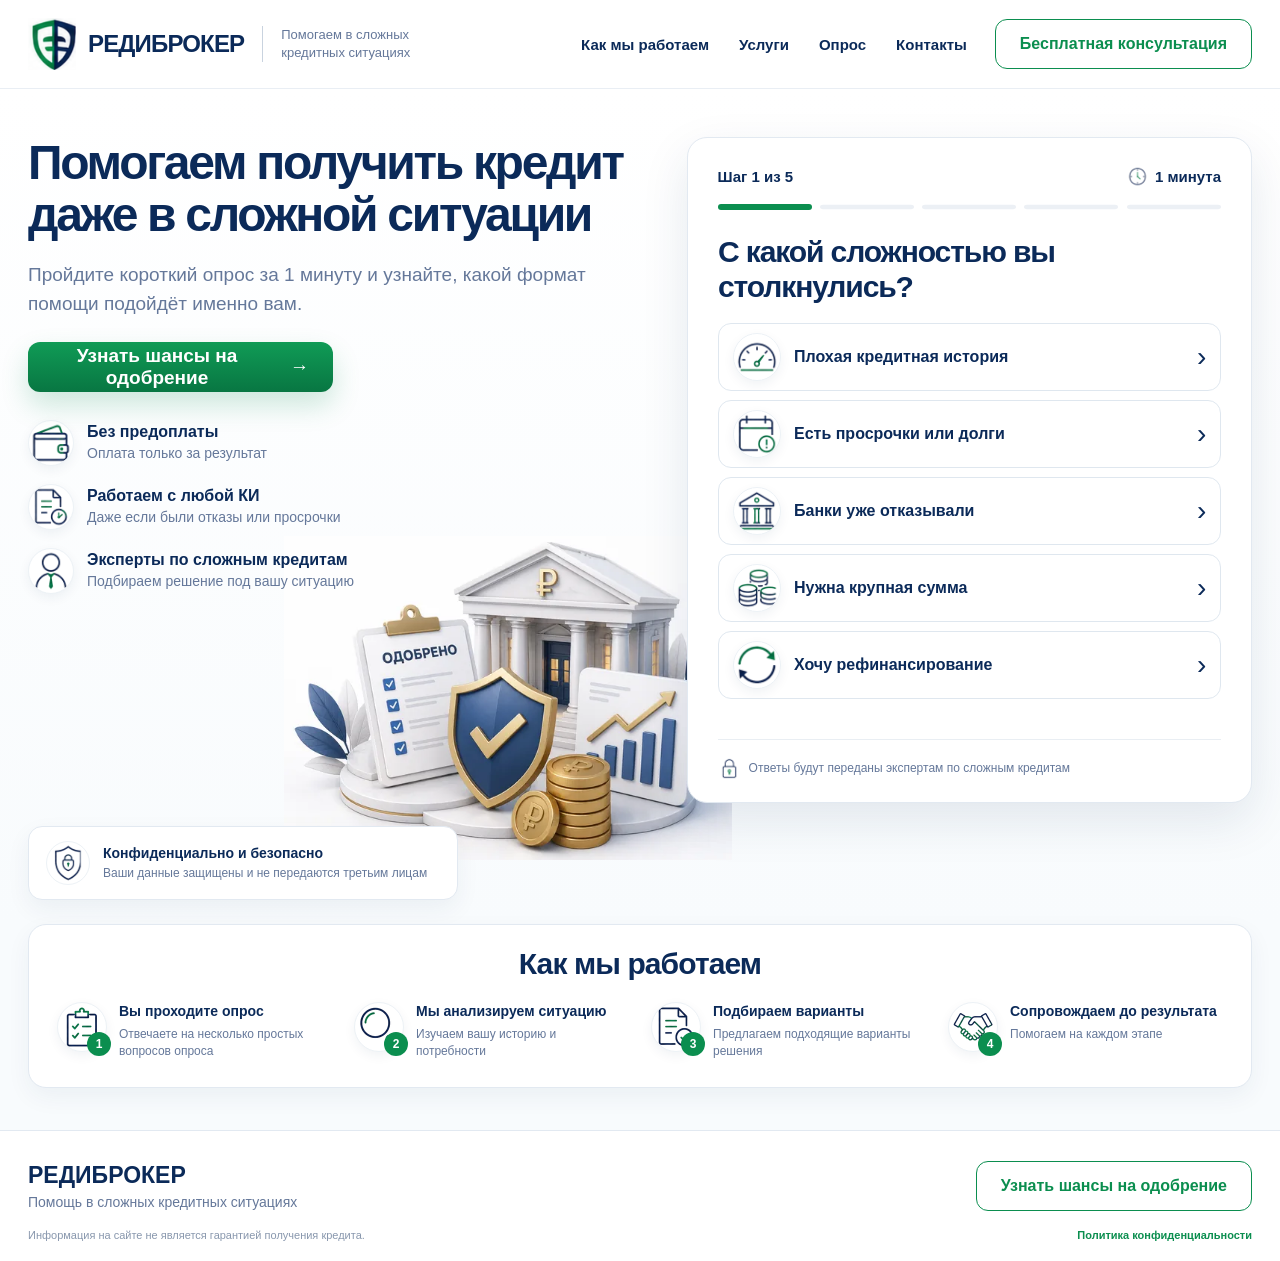
<file: index.html>
<!doctype html>
<html lang="ru">
<head>
  <meta charset="utf-8">
  <meta name="viewport" content="width=device-width, initial-scale=1">
  <meta name="theme-color" content="#ffffff">
  <meta name="description" content="РЕДИБРОКЕР — помощь в сложных кредитных ситуациях. Пройдите короткий опрос.">
  <title>РЕДИБРОКЕР — кредитный брокер</title>
  <link rel="icon" href="assets/logo-mark.png">
  <link rel="preload" as="image" href="assets/hero-finance-960.webp"
        imagesrcset="assets/hero-finance-600.webp 600w, assets/hero-finance-960.webp 960w"
        imagesizes="(max-width: 760px) calc(100vw - 28px), 525px">
  <link rel="stylesheet" href="styles.css">
</head>
<body>
  <header class="header">
    <div class="container header__inner">
      <a class="brand" href="#top" aria-label="РЕДИБРОКЕР">
        <img class="brand__logo" src="assets/logo-mark.png" alt="">
        <span class="brand__name">РЕДИБРОКЕР</span>
        <span class="brand__tagline">Помогаем в сложных<br>кредитных ситуациях</span>
      </a>

      <nav class="nav" id="site-nav" aria-label="Главное меню">
        <a href="#process">Как мы работаем</a>
        <a href="#quiz">Услуги</a>
        <a href="#quiz">Опрос</a>
        <a href="#contacts">Контакты</a>
      </nav>

      <button class="button button--outline header__cta" data-scroll-quiz>
        Бесплатная консультация
      </button>

      <button class="menu-button" id="menu-button" type="button"
              aria-label="Открыть меню" aria-expanded="false" aria-controls="site-nav">
        <span></span><span></span><span></span>
      </button>
    </div>
  </header>

  <main id="top">
    <section class="hero">
      <div class="container hero__layout">
        <div class="hero__content reveal reveal--hero">
          <h1>Помогаем получить кредит даже в сложной ситуации</h1>
          <p class="hero__lead">
            Пройдите короткий опрос за 1 минуту и узнайте,
            какой формат помощи подойдёт именно вам.
          </p>

          <button class="button button--primary hero__button" data-scroll-quiz>
            <span>Узнать шансы на одобрение</span><span aria-hidden="true">→</span>
          </button>

          <div class="benefits" aria-label="Преимущества">
            <article class="benefit">
              <img src="assets/wallet.webp" width="96" height="96" alt="">
              <div><strong>Без предоплаты</strong><span>Оплата только за результат</span></div>
            </article>
            <article class="benefit">
              <img src="assets/doc.webp" width="96" height="96" alt="">
              <div><strong>Работаем с любой КИ</strong><span>Даже если были отказы или просрочки</span></div>
            </article>
            <article class="benefit">
              <img src="assets/person.webp" width="96" height="96" alt="">
              <div><strong>Эксперты по сложным кредитам</strong><span>Подбираем решение под вашу ситуацию</span></div>
            </article>
          </div>
        </div>

        <div class="hero__visual reveal reveal--visual">
          <img src="assets/hero-finance-960.webp"
               srcset="assets/hero-finance-600.webp 600w,
                       assets/hero-finance-960.webp 960w"
               sizes="(max-width: 760px) calc(100vw - 28px), 525px"
               width="960" height="695"
               fetchpriority="high"
               decoding="async"
               alt="Банк, документ об одобрении, защитный щит, график и монеты">
        </div>

        <aside class="trust-card reveal reveal--trust">
          <img src="assets/shield.webp" width="96" height="96" alt="">
          <div>
            <strong>Конфиденциально и безопасно</strong>
            <span>Ваши данные защищены и не передаются третьим лицам</span>
          </div>
        </aside>

        <section class="quiz reveal reveal--quiz" id="quiz" aria-labelledby="quiz-question">
          <div id="quiz-view">
            <div class="quiz__header">
              <span id="step-label">Шаг 1 из 5</span>
              <span class="quiz__time">
                <img src="assets/clock.webp" width="96" height="96" alt=""> 1 минута
              </span>
            </div>

            <div class="progress" id="progress" aria-hidden="true"></div>

            <div class="quiz__stage" id="quiz-stage" aria-live="polite">
              <h2 id="quiz-question">С какой сложностью вы столкнулись?</h2>
              <div class="answers" id="answers"></div>
            </div>

            <div class="quiz__selection" id="quiz-selection" aria-live="polite"></div>
            <div class="quiz__footer">
              <button class="quiz__back" id="back-button" type="button" hidden>← Назад</button>
              <div class="quiz__privacy">
                <img src="assets/lock.webp" width="96" height="96" alt="">
                <span>Ответы будут переданы экспертам по сложным кредитам</span>
              </div>
            </div>
          </div>

          <div class="lead-form" id="lead-form-view" hidden>
            <div class="lead-form__check">✓</div>
            <h2>Ответы опроса сохранены</h2>
            <p>
              Оставьте контакт, чтобы эксперты по сложным кредитам
              могли связаться с вами и уточнить детали.
            </p>

            <form id="lead-form">
              <label>
                <span>Имя</span>
                <input name="name" type="text" autocomplete="name"
                       placeholder="Введите ваше имя" required>
              </label>

              <label id="contact-field">
                <span id="contact-label">Контакт</span>
                <input id="contact-input" name="contact" type="text"
                       placeholder="Введите контакт" required>
              </label>

              <div class="telegram-help" id="telegram-help" hidden>
                <button class="telegram-help__toggle" id="telegram-help-toggle"
                        type="button" aria-expanded="false"
                        aria-controls="telegram-help-content">
                  Как узнать username в Telegram?
                </button>
                <div class="telegram-help__content" id="telegram-help-content" hidden>
                  <strong>Где посмотреть username:</strong>
                  <span>Telegram → Настройки → Аккаунт → Информация о вас → Имя пользователя.</span>
                  <span>Если имени пользователя нет, создайте его и укажите в формате <b>@username</b>.</span>
                </div>
              </div>

              <label class="consent">
                <input id="privacy-consent" name="privacyConsent" type="checkbox" required>
                <span>
                  Я соглашаюсь на обработку персональных данных и принимаю
                  <a href="privacy.html" target="_blank" rel="noopener">Политику конфиденциальности</a>.
                </span>
              </label>

              <label class="consent consent--optional">
                <input name="marketingConsent" type="checkbox">
                <span>Согласен получать информационные сообщения. Необязательно.</span>
              </label>

              <button class="button button--primary lead-form__submit" type="submit">
                Получить консультацию
              </button>

              <div class="lead-form__privacy">
                <img src="assets/lock.webp" width="96" height="96" alt="">
                <span>Мы ценим вашу конфиденциальность и бережно относимся к вашим данным.</span>
              </div>
            </form>
          </div>

          <div class="success" id="success-view" hidden>
            <div class="lead-form__check">✓</div>
            <h2>Заявка сохранена</h2>
            <p>
              Ответы и контакт сохранены в этом браузере.
              Подключение реальной отправки в Telegram или CRM выполняется отдельно.
            </p>
            <button class="button button--outline" id="restart-button" type="button">
              Узнать шансы повторно
            </button>
          </div>
        </section>
      </div>
    </section>

    <section class="process" id="process">
      <div class="container process__panel reveal">
        <h2>Как мы работаем</h2>

        <div class="process__grid">
          <article class="process-item">
            <div class="process-item__icon">
              <img src="assets/clipboard.webp" width="96" height="96" alt="">
              <span>1</span>
            </div>
            <div><strong>Вы проходите опрос</strong><p>Отвечаете на несколько простых вопросов опроса</p></div>
          </article>

          <article class="process-item">
            <div class="process-item__icon">
              <img src="assets/search.webp" width="96" height="96" alt="">
              <span>2</span>
            </div>
            <div><strong>Мы анализируем ситуацию</strong><p>Изучаем вашу историю и потребности</p></div>
          </article>

          <article class="process-item">
            <div class="process-item__icon">
              <img src="assets/doccheck.webp" width="96" height="96" alt="">
              <span>3</span>
            </div>
            <div><strong>Подбираем варианты</strong><p>Предлагаем подходящие варианты решения</p></div>
          </article>

          <article class="process-item">
            <div class="process-item__icon">
              <img src="assets/handshake.webp" width="96" height="96" alt="">
              <span>4</span>
            </div>
            <div><strong>Сопровождаем до результата</strong><p>Помогаем на каждом этапе</p></div>
          </article>
        </div>
      </div>
    </section>
  </main>

  <footer class="footer" id="contacts">
    <div class="container footer__inner">
      <div>
        <strong>РЕДИБРОКЕР</strong>
        <span>Помощь в сложных кредитных ситуациях</span>
      </div>
      <button class="button button--outline" data-scroll-quiz>Узнать шансы на одобрение</button>
    </div>
    <div class="container footer__legal">
      <span>Информация на сайте не является гарантией получения кредита.</span>
      <a href="privacy.html" target="_blank" rel="noopener">Политика конфиденциальности</a>
    </div>
  </footer>

  <script src="script.js"></script>
</body>
</html>
</file>
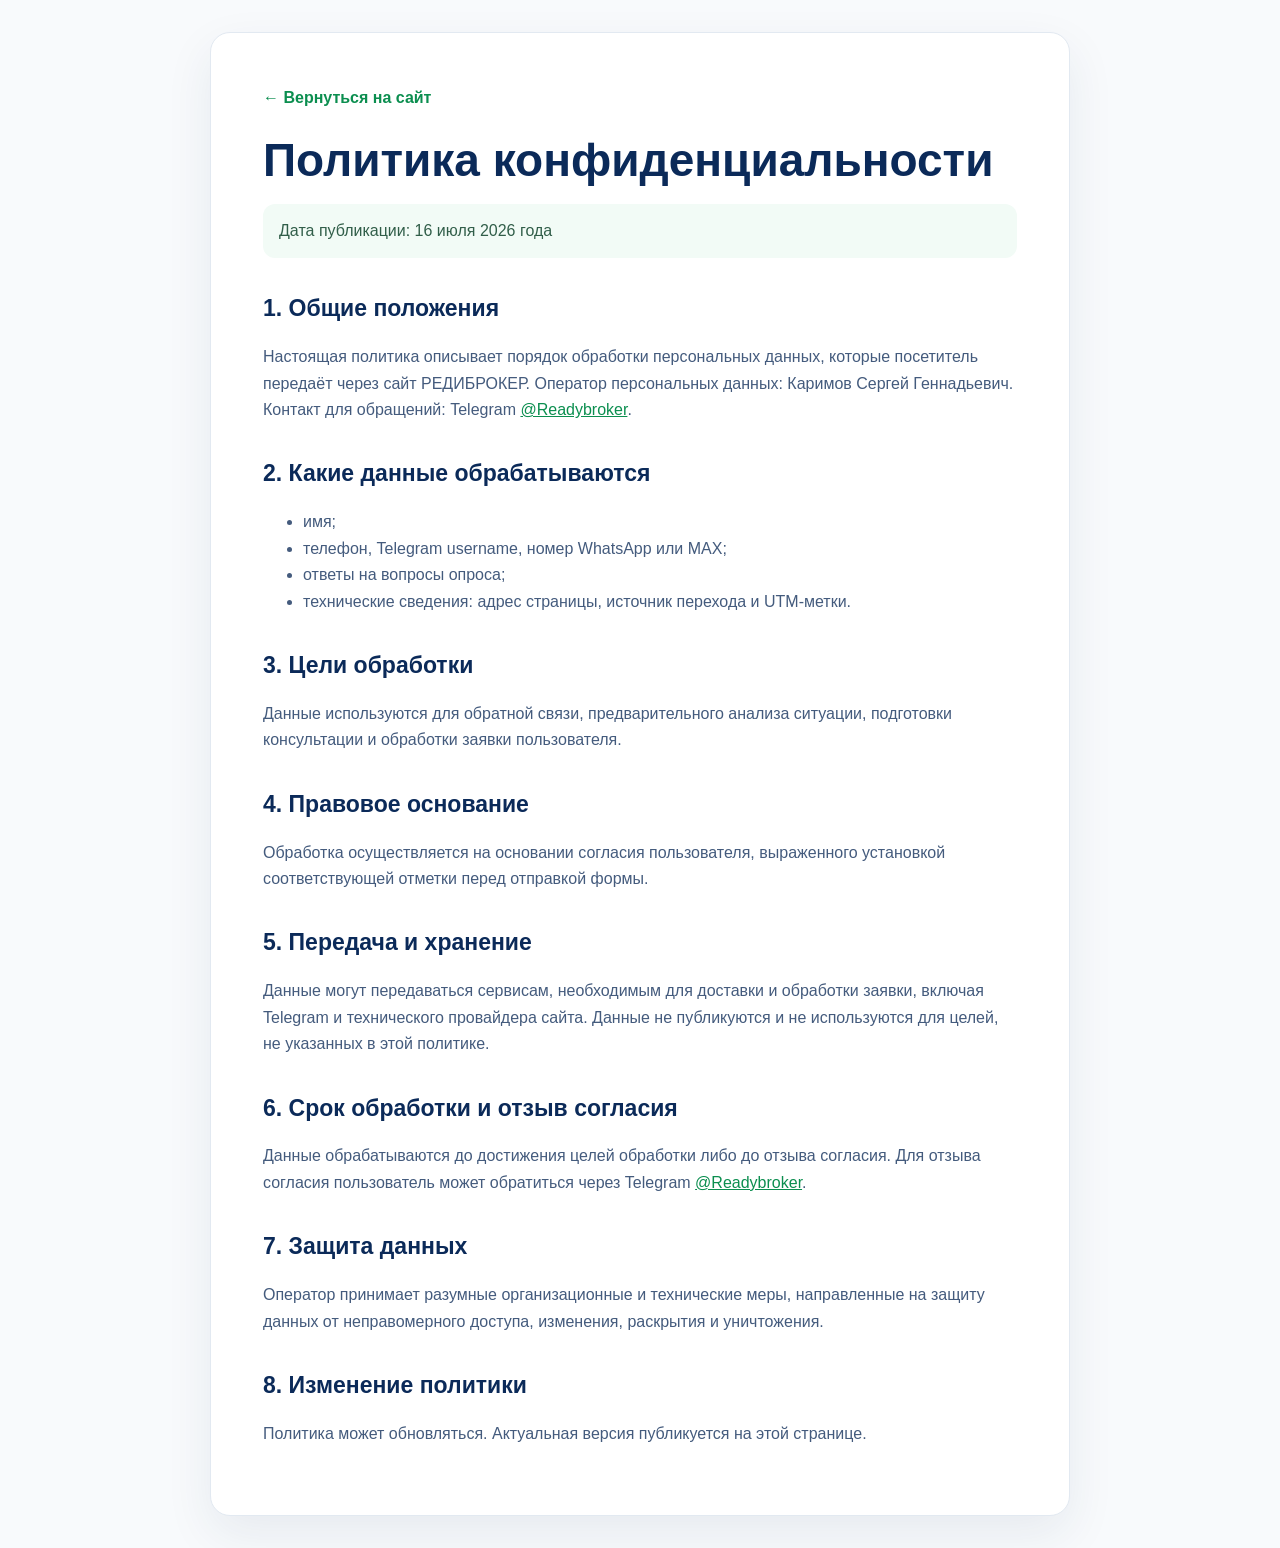
<file: privacy.html>
<!doctype html>
<html lang="ru">
<head>
  <meta charset="utf-8">
  <meta name="viewport" content="width=device-width, initial-scale=1">
  <title>Политика конфиденциальности — РЕДИБРОКЕР</title>
  <style>
    :root{--navy:#0b2a59;--muted:#65789a;--green:#0b8e4f;--border:#e2e9f1}
    *{box-sizing:border-box}
    body{margin:0;background:#f8fafc;color:var(--navy);font-family:Inter,-apple-system,BlinkMacSystemFont,"Segoe UI",Arial,sans-serif;line-height:1.65}
    main{width:min(860px,calc(100% - 32px));margin:32px auto;background:#fff;border:1px solid var(--border);border-radius:20px;padding:clamp(24px,5vw,52px);box-shadow:0 18px 48px rgba(20,48,87,.08)}
    h1{font-size:clamp(30px,5vw,46px);line-height:1.1;margin:0 0 18px}
    h2{font-size:23px;margin:32px 0 10px}
    p,li{color:#445b7d}
    a{color:var(--green)}
    .meta{padding:14px 16px;background:#f2fbf6;border-radius:12px;color:#315e49}
    .back{display:inline-flex;margin-bottom:24px;text-decoration:none;font-weight:700}
  </style>
</head>
<body>
  <main>
    <a class="back" href="index.html">← Вернуться на сайт</a>
    <h1>Политика конфиденциальности</h1>
    <p class="meta">Дата публикации: 16 июля 2026 года</p>

    <h2>1. Общие положения</h2>
    <p>
      Настоящая политика описывает порядок обработки персональных данных,
      которые посетитель передаёт через сайт РЕДИБРОКЕР.
      Оператор персональных данных: Каримов Сергей Геннадьевич.
      Контакт для обращений: Telegram <a href="https://t.me/Readybroker">@Readybroker</a>.
    </p>

    <h2>2. Какие данные обрабатываются</h2>
    <ul>
      <li>имя;</li>
      <li>телефон, Telegram username, номер WhatsApp или MAX;</li>
      <li>ответы на вопросы опроса;</li>
      <li>технические сведения: адрес страницы, источник перехода и UTM-метки.</li>
    </ul>

    <h2>3. Цели обработки</h2>
    <p>
      Данные используются для обратной связи, предварительного анализа ситуации,
      подготовки консультации и обработки заявки пользователя.
    </p>

    <h2>4. Правовое основание</h2>
    <p>
      Обработка осуществляется на основании согласия пользователя,
      выраженного установкой соответствующей отметки перед отправкой формы.
    </p>

    <h2>5. Передача и хранение</h2>
    <p>
      Данные могут передаваться сервисам, необходимым для доставки и обработки заявки,
      включая Telegram и технического провайдера сайта. Данные не публикуются
      и не используются для целей, не указанных в этой политике.
    </p>

    <h2>6. Срок обработки и отзыв согласия</h2>
    <p>
      Данные обрабатываются до достижения целей обработки либо до отзыва согласия.
      Для отзыва согласия пользователь может обратиться через Telegram
      <a href="https://t.me/Readybroker">@Readybroker</a>.
    </p>

    <h2>7. Защита данных</h2>
    <p>
      Оператор принимает разумные организационные и технические меры,
      направленные на защиту данных от неправомерного доступа, изменения,
      раскрытия и уничтожения.
    </p>

    <h2>8. Изменение политики</h2>
    <p>
      Политика может обновляться. Актуальная версия публикуется на этой странице.
    </p>
  </main>
</body>
</html>
</file>
<file: styles.css>
:root{
  --navy:#0b2a59;
  --muted:#65789a;
  --green:#0b8e4f;
  --green-dark:#087642;
  --soft:#f2fbf6;
  --border:#e2e9f1;
  --surface:#ffffff;
  --page:#f8fafc;
  --shadow:0 18px 48px rgba(20,48,87,.10);
  --container:1380px;
}
*{box-sizing:border-box}
html{scroll-behavior:smooth}
body{
  margin:0;
  min-width:320px;
  overflow-x:hidden;
  color:var(--navy);
  background:var(--page);
  font-family:Inter,-apple-system,BlinkMacSystemFont,"Segoe UI",Arial,sans-serif;
  -webkit-font-smoothing:antialiased;
}
button,input{font:inherit}
button{touch-action:manipulation}
img{display:block;max-width:100%;height:auto}
.container{
  width:min(var(--container),calc(100% - 56px));
  margin-inline:auto;
}

.header{
  position:sticky;
  top:0;
  z-index:50;
  background:rgba(255,255,255,.95);
  border-bottom:1px solid #e9eef4;
  backdrop-filter:blur(18px);
}
.header__inner{
  min-height:88px;
  display:flex;
  align-items:center;
  gap:28px;
}
.brand{
  display:flex;
  align-items:center;
  flex:0 1 auto;
  min-width:0;
  color:inherit;
  text-decoration:none;
}
.brand__logo{
  width:48px;
  height:52px;
  flex:0 0 auto;
  object-fit:contain;
  margin-right:12px;
}
.brand__name{
  white-space:nowrap;
  font-size:24px;
  font-weight:800;
  letter-spacing:-.035em;
}
.brand__tagline{
  margin-left:18px;
  padding-left:18px;
  border-left:1px solid #c9d3df;
  color:var(--muted);
  font-size:13px;
  line-height:1.4;
  white-space:nowrap;
}
.nav{
  display:flex;
  align-items:center;
  gap:30px;
  margin-left:auto;
}
.nav a{
  white-space:nowrap;
  color:var(--navy);
  text-decoration:none;
  font-size:15px;
  font-weight:650;
}
.nav a:hover{color:var(--green)}

.button{
  min-height:50px;
  border-radius:12px;
  padding:0 24px;
  display:inline-flex;
  align-items:center;
  justify-content:center;
  gap:28px;
  border:0;
  font-weight:750;
  cursor:pointer;
  transition:transform .18s ease,box-shadow .18s ease,background .18s ease;
}
.button:focus-visible,.answer:focus-visible,.menu-button:focus-visible,
.telegram-help__toggle:focus-visible{
  outline:3px solid rgba(11,142,79,.28);
  outline-offset:3px;
}
.button--outline{
  background:#fff;
  border:1.5px solid var(--green);
  color:var(--green);
}
.button--outline:hover{background:var(--soft)}
.button--primary{
  color:#fff;
  background:linear-gradient(180deg,#109b56,var(--green-dark));
  box-shadow:0 13px 28px rgba(11,142,79,.20);
}
.button--primary:hover{
  transform:translateY(-1px);
  box-shadow:0 17px 34px rgba(11,142,79,.24);
}
.header__cta{white-space:nowrap}
.menu-button{
  display:none;
  width:46px;
  height:46px;
  border:0;
  background:none;
  padding:8px;
  cursor:pointer;
}
.menu-button span{
  display:block;
  height:3px;
  border-radius:99px;
  background:var(--navy);
  margin:6px 0;
}

.hero{
  background:linear-gradient(180deg,#fff 0%,#f8fbfd 100%);
  overflow:hidden;
}
.hero__layout{
  position:relative;
  display:grid;
  grid-template-columns:minmax(0,1fr) minmax(520px,.92fr);
  grid-template-areas:
    "content quiz"
    "visual quiz"
    "trust quiz";
  column-gap:44px;
  row-gap:14px;
  padding-top:48px;
  padding-bottom:30px;
}
.hero__content{
  grid-area:content;
  position:relative;
  z-index:4;
  max-width:660px;
}
.hero h1{
  margin:0 0 20px;
  max-width:680px;
  font-size:clamp(42px,3.75vw,56px);
  line-height:1.08;
  letter-spacing:-.048em;
}
.hero__lead{
  margin:0 0 24px;
  max-width:570px;
  color:var(--muted);
  font-size:19px;
  line-height:1.52;
}
.hero__button{
  width:305px;
  max-width:100%;
  font-size:19px;
  justify-content:space-between;
}
.benefits{
  display:grid;
  gap:12px;
  margin-top:25px;
}
.benefit{
  display:flex;
  align-items:center;
  gap:13px;
  min-height:52px;
}
.benefit img{
  width:46px;
  height:46px;
  flex:0 0 46px;
  object-fit:contain;
  border-radius:50%;
  padding:0;
  background:#fff;
  border:1px solid #edf2f6;
  box-shadow:0 4px 12px rgba(20,48,87,.06);
}
.benefit strong,.benefit span{display:block}
.benefit strong{font-size:16px;margin-bottom:3px}
.benefit span{color:var(--muted);font-size:14px;line-height:1.35}

.hero__visual{
  grid-area:visual;
  position:relative;
  z-index:2;
  width:min(520px,88%);
  justify-self:center;
  pointer-events:none;
}
.hero__visual img{
  width:100%;
  height:auto;
  aspect-ratio:960/695;
  object-fit:contain;
  mix-blend-mode:multiply;
}

.trust-card{
  grid-area:trust;
  z-index:5;
  width:min(430px,100%);
  display:flex;
  align-items:center;
  gap:13px;
  padding:14px 17px;
  background:#fff;
  border:1px solid var(--border);
  border-radius:14px;
  box-shadow:0 9px 24px rgba(20,48,87,.06);
}
.trust-card img{
  width:44px;
  height:44px;
  flex:0 0 44px;
  object-fit:contain;
  border-radius:50%;
  padding:0;
  background:#fff;
  border:1px solid #edf2f6;
}
.trust-card strong,.trust-card span{display:block}
.trust-card strong{font-size:14px;margin-bottom:4px}
.trust-card span{color:var(--muted);font-size:12px;line-height:1.4}

.quiz{
  grid-area:quiz;
  position:relative;
  z-index:6;
  align-self:start;
  width:100%;
  min-height:610px;
  padding:28px 30px 18px;
  background:#fff;
  border:1px solid var(--border);
  border-radius:20px;
  box-shadow:var(--shadow);
}
.quiz__header{
  display:flex;
  align-items:center;
  justify-content:space-between;
  gap:16px;
  font-size:15px;
  font-weight:750;
}
.quiz__time{
  display:flex;
  align-items:center;
  gap:7px;
  white-space:nowrap;
}
.quiz__time img{
  width:21px;
  height:21px;
  object-fit:contain;
}
.progress{
  display:grid;
  grid-template-columns:repeat(5,1fr);
  gap:8px;
  margin:17px 0 25px;
}
.progress span{
  height:6px;
  border-radius:99px;
  background:#e5ebf1;
  transition:.25s;
}
.progress span.is-active{background:var(--green)}
.quiz h2,.lead-form h2,.success h2{
  margin:0 0 19px;
  font-size:clamp(29px,2.35vw,35px);
  line-height:1.15;
  letter-spacing:-.038em;
}
.answers{
  display:grid;
  gap:9px;
}
.answer{
  width:100%;
  min-height:68px;
  padding:8px 14px;
  display:flex;
  align-items:center;
  gap:13px;
  color:var(--navy);
  background:#fff;
  text-align:left;
  border:1px solid #dfe7ef;
  border-radius:13px;
  cursor:pointer;
  transition:.18s ease;
}
.answer:hover{
  border-color:#79bd99;
  background:#f9fcfa;
  transform:translateX(2px);
}
.answer img{
  width:48px;
  height:48px;
  flex:0 0 48px;
  object-fit:contain;
  border-radius:50%;
  padding:0;
  background:#fff;
  border:1px solid #edf2f6;
  box-shadow:0 4px 12px rgba(20,48,87,.06);
}
.answer__label{
  flex:1;
  min-width:0;
  font-size:16px;
  font-weight:650;
  line-height:1.3;
}
.answer__arrow{
  flex:0 0 auto;
  font-size:28px;
  line-height:1;
}
.quiz__footer{margin-top:10px}
.quiz__back{
  border:0;
  background:none;
  color:var(--muted);
  font-size:14px;
  font-weight:700;
  padding:5px 0 9px;
  cursor:pointer;
}
.quiz__privacy{
  min-height:45px;
  padding-top:12px;
  border-top:1px solid #e9eef3;
  display:flex;
  align-items:center;
  gap:8px;
  color:var(--muted);
  font-size:12px;
  line-height:1.35;
}
.quiz__privacy img,.lead-form__privacy img{
  width:23px;
  height:23px;
  flex:0 0 23px;
  object-fit:contain;
}

.lead-form,.success{
  padding:3px 10px;
  text-align:center;
}
.lead-form__check{
  width:68px;
  height:68px;
  margin:0 auto 19px;
  border-radius:50%;
  display:grid;
  place-items:center;
  color:var(--green);
  background:var(--soft);
  font-size:36px;
  font-weight:800;
}
.lead-form p,.success p{
  max-width:510px;
  margin:0 auto 21px;
  color:var(--muted);
  font-size:15px;
  line-height:1.5;
}
.lead-form form{
  display:grid;
  gap:13px;
  text-align:left;
}
.lead-form label{
  display:grid;
  gap:7px;
  color:var(--muted);
  font-size:13px;
}
.lead-form input{
  width:100%;
  height:58px;
  border:1px solid var(--border);
  border-radius:13px;
  padding:0 15px;
  color:var(--navy);
  outline:0;
  background:#fff;
}
.lead-form input:focus{
  border-color:var(--green);
  box-shadow:0 0 0 3px rgba(11,142,79,.1);
}
.lead-form__submit{
  width:100%;
  font-size:17px;
  margin-top:1px;
}
.telegram-help{
  margin-top:-1px;
  padding:12px 14px;
  border:1px solid #dce9e2;
  border-radius:12px;
  background:#f7fcf9;
}
.telegram-help__toggle{
  width:100%;
  padding:0;
  border:0;
  background:none;
  color:var(--green);
  text-align:left;
  font-weight:750;
  cursor:pointer;
}
.telegram-help__toggle::after{
  content:"＋";
  float:right;
}
.telegram-help__toggle[aria-expanded="true"]::after{content:"−"}
.telegram-help__content{
  display:grid;
  gap:6px;
  padding-top:10px;
  color:var(--muted);
  font-size:12px;
  line-height:1.45;
}
.telegram-help__content strong{color:var(--navy)}
.lead-form__privacy{
  display:flex;
  align-items:center;
  justify-content:center;
  gap:8px;
  margin-top:1px;
  color:var(--muted);
  font-size:11px;
  line-height:1.35;
  text-align:center;
}
.success{padding-top:62px}
.success .button{margin-top:4px}

.process{
  padding-bottom:42px;
  background:#f8fbfd;
}
.process__panel{
  padding:22px 28px 27px;
  background:#fff;
  border:1px solid var(--border);
  border-radius:18px;
  box-shadow:0 9px 25px rgba(20,48,87,.055);
}
.process h2{
  margin:0 0 21px;
  text-align:center;
  font-size:30px;
  letter-spacing:-.03em;
}
.process__grid{
  display:grid;
  grid-template-columns:repeat(4,minmax(0,1fr));
  gap:22px;
}
.process-item{
  display:flex;
  align-items:flex-start;
  gap:12px;
  min-width:0;
}
.process-item__icon{
  position:relative;
  flex:0 0 auto;
}
.process-item__icon img{
  width:50px;
  height:50px;
  object-fit:contain;
  border-radius:50%;
  padding:0;
  background:#fff;
  border:1px solid #edf2f6;
  box-shadow:0 4px 12px rgba(20,48,87,.06);
}
.process-item__icon span{
  position:absolute;
  right:-4px;
  bottom:-4px;
  width:24px;
  height:24px;
  display:grid;
  place-items:center;
  border-radius:50%;
  background:var(--green);
  color:#fff;
  font-size:12px;
  font-weight:800;
}
.process-item strong{
  display:block;
  font-size:14px;
  line-height:1.35;
}
.process-item p{
  margin:5px 0 0;
  color:var(--muted);
  font-size:12px;
  line-height:1.42;
}

.footer{
  padding:30px 0 20px;
  background:#fff;
  border-top:1px solid var(--border);
}
.footer__inner{
  display:flex;
  align-items:center;
  justify-content:space-between;
  gap:24px;
}
.footer__inner strong,.footer__inner span{display:block}
.footer__inner strong{font-size:23px;margin-bottom:5px}
.footer__inner span{color:var(--muted);font-size:14px}
.footer__legal{
  margin-top:18px;
  color:#8897ad;
  font-size:11px;
}

[hidden]{display:none!important}

/* Tablet */
@media (max-width:1180px){
  .container{width:min(940px,calc(100% - 40px))}
  .brand__tagline{display:none}
  .nav{
    display:none;
    position:absolute;
    top:78px;
    left:20px;
    right:20px;
    margin:0;
    padding:17px;
    flex-direction:column;
    align-items:flex-start;
    background:#fff;
    border:1px solid var(--border);
    border-radius:16px;
    box-shadow:var(--shadow);
  }
  .nav.is-open{display:flex}
  .header__cta{display:none}
  .menu-button{display:block;margin-left:auto}
  .hero__layout{
    grid-template-columns:minmax(0,1fr) minmax(440px,.95fr);
    grid-template-areas:
      "content quiz"
      "visual quiz"
      "trust quiz";
    column-gap:28px;
    padding-top:34px;
  }
  .hero h1{font-size:43px}
  .hero__lead{font-size:17px}
  .hero__visual{width:min(470px,96%)}
  .quiz{padding:25px 23px 17px}
  .answer{min-height:65px}
  .process__grid{grid-template-columns:repeat(2,minmax(0,1fr))}
}

/* Mobile */
@media (max-width:760px){
  .container{width:calc(100% - 28px)}
  .header__inner{min-height:74px}
  .brand__logo{width:39px;height:42px;margin-right:9px}
  .brand__name{font-size:19px}
  .menu-button{width:44px;height:44px}
  .nav{top:68px;left:14px;right:14px}

  .hero__layout{
    display:grid;
    grid-template-columns:1fr;
    grid-template-areas:
      "content"
      "visual"
      "trust"
      "quiz";
    gap:18px;
    padding-top:24px;
    padding-bottom:23px;
  }
  .hero__content{max-width:none}
  .hero h1{
    margin-bottom:16px;
    font-size:clamp(34px,10.2vw,42px);
    line-height:1.11;
  }
  .hero__lead{
    margin-bottom:19px;
    font-size:16px;
    line-height:1.48;
  }
  .hero__button{
    width:100%;
    min-height:60px;
    font-size:18px;
  }
  .benefits{
    gap:9px;
    margin-top:18px;
  }
  .benefit{
    min-height:57px;
    gap:11px;
  }
  .benefit img{
    width:48px;
    height:48px;
    flex-basis:48px;
    padding:8px;
  }
  .benefit strong{font-size:14px}
  .benefit span{font-size:12px}

  .hero__visual{
    width:min(560px,100%);
    margin:0 auto;
  }
  .hero__visual img{
    width:100%;
    height:auto;
    aspect-ratio:960/695;
    object-fit:contain;
  }
  .trust-card{
    width:100%;
    padding:14px 13px;
  }

  .quiz{
    width:100%;
    min-height:0;
    padding:20px 14px 15px;
    border-radius:17px;
  }
  .quiz__header{font-size:13px}
  .quiz h2,.lead-form h2,.success h2{
    font-size:28px;
    line-height:1.16;
  }
  .progress{margin:14px 0 21px;gap:6px}
  .answer{
    min-height:65px;
    padding:8px 10px;
    gap:10px;
  }
  .answer img{
    width:46px;
    height:46px;
    flex-basis:46px;
    padding:8px;
  }
  .answer__label{font-size:14px}
  .answer__arrow{font-size:26px}
  .quiz__privacy{font-size:10.5px}

  .lead-form,.success{padding:2px 0}
  .lead-form input{height:56px}
  .telegram-help{padding:11px 12px}
  .telegram-help__toggle{font-size:13px}

  .process{padding-bottom:28px}
  .process__panel{padding:20px 15px}
  .process h2{font-size:28px}
  .process__grid{
    grid-template-columns:1fr;
    gap:18px;
  }
  .process-item__icon img{
    width:54px;
    height:54px;
    padding:0;
  }
  .process-item strong{font-size:14px}
  .process-item p{font-size:12px}

  .footer{padding-top:26px}
  .footer__inner{
    flex-direction:column;
    align-items:stretch;
    gap:18px;
  }
  .footer .button{width:100%}
}

@media (max-width:380px){
  .container{width:calc(100% - 20px)}
  .brand__name{font-size:18px}
  .hero h1{font-size:33px}
  .quiz{padding-inline:11px}
  .answer{padding-inline:8px}
  .answer img{width:43px;height:43px;flex-basis:43px}
}

@media(prefers-reduced-motion:reduce){
  html{scroll-behavior:auto}
  *,*::before,*::after{transition:none!important;animation:none!important}
}

/* Final desktop composition: the illustration belongs to the hero scene and
   does not stretch the first screen vertically. */
@media (min-width:1181px){
  .hero__layout{
    grid-template-columns:minmax(0,1fr) minmax(520px,.92fr);
    grid-template-areas:"content quiz";
    min-height:835px;
    align-items:start;
    padding-top:48px;
    padding-bottom:24px;
  }
  .hero__content{
    grid-area:content;
    max-width:650px;
  }
  .hero__visual{
    grid-area:auto;
    position:absolute;
    left:clamp(235px,20vw,285px);
    bottom:64px;
    width:clamp(430px,35vw,500px);
    margin:0;
  }
  .trust-card{
    grid-area:auto;
    position:absolute;
    left:0;
    bottom:24px;
  }
  .quiz{
    grid-area:quiz;
  }
}


/* Motion system */
.reveal{
  opacity:0;
  transform:translateY(18px);
  transition:
    opacity .55s cubic-bezier(.22,.61,.36,1),
    transform .55s cubic-bezier(.22,.61,.36,1);
}
.reveal.is-visible{
  opacity:1;
  transform:none;
}
.reveal--hero{transition-delay:.02s}
.reveal--visual{transition-delay:.10s}
.reveal--trust{transition-delay:.16s}
.reveal--quiz{transition-delay:.08s}

.quiz{
  transition:
    box-shadow .25s ease,
    transform .25s ease,
    border-color .25s ease;
}
.quiz:focus-within{
  border-color:rgba(11,142,79,.28);
  box-shadow:0 24px 58px rgba(20,48,87,.14);
}

.progress span{
  transform-origin:left center;
  transition:
    background .28s ease,
    transform .28s ease;
}
.progress span.is-active{
  transform:scaleX(1);
  animation:progress-fill .32s ease both;
}
@keyframes progress-fill{
  from{transform:scaleX(.18);opacity:.5}
  to{transform:scaleX(1);opacity:1}
}

.quiz__stage{
  will-change:transform,opacity;
}
.quiz__stage.is-leaving{
  opacity:0;
  transform:translateX(-22px);
  transition:opacity .18s ease,transform .18s ease;
}
.quiz__stage.is-leaving-back{
  opacity:0;
  transform:translateX(22px);
  transition:opacity .18s ease,transform .18s ease;
}
.quiz__stage.is-entering{
  opacity:0;
  transform:translateX(22px);
}
.quiz__stage.is-entering-back{
  opacity:0;
  transform:translateX(-22px);
}

.answer{
  position:relative;
  overflow:hidden;
}
.answer::after{
  content:"";
  position:absolute;
  inset:0;
  background:linear-gradient(90deg,transparent,rgba(11,142,79,.07),transparent);
  transform:translateX(-120%);
  transition:transform .45s ease;
}
.answer:hover::after{transform:translateX(120%)}
.answer.is-selected{
  border-color:var(--green);
  background:var(--soft);
  transform:scale(.992);
}
.answer.is-selected img{
  transform:scale(1.08);
  box-shadow:0 7px 18px rgba(11,142,79,.16);
}
.answer:disabled{cursor:default}
.answer img{
  transition:transform .2s ease,box-shadow .2s ease;
}

.quiz__selection{
  min-height:22px;
  margin-top:8px;
  color:var(--green);
  font-size:12px;
  font-weight:700;
  opacity:0;
  transform:translateY(4px);
  transition:opacity .2s ease,transform .2s ease;
}
.quiz__selection.is-visible{
  opacity:1;
  transform:none;
}

.quiz__back{
  transition:color .18s ease,transform .18s ease;
}
.quiz__back:hover{
  color:var(--green);
  transform:translateX(-3px);
}

#quiz-view.is-fading-out{
  opacity:0;
  transform:translateY(-10px);
  transition:opacity .22s ease,transform .22s ease;
}
#lead-form-view.is-fading-in,
#success-view.is-fading-in{
  opacity:0;
  transform:translateY(12px);
}
#lead-form-view,
#success-view{
  transition:opacity .3s ease,transform .3s ease;
}

.lead-form__check{
  animation:check-pop .48s cubic-bezier(.22,.8,.32,1.25) both;
}
@keyframes check-pop{
  0%{opacity:0;transform:scale(.65)}
  70%{transform:scale(1.08)}
  100%{opacity:1;transform:scale(1)}
}

.process-item{
  opacity:0;
  transform:translateY(14px);
  transition:
    opacity .45s ease var(--delay,0ms),
    transform .45s ease var(--delay,0ms);
}
.process__panel.is-visible .process-item{
  opacity:1;
  transform:none;
}
.process-item__icon img{
  transition:transform .22s ease,box-shadow .22s ease;
}
.process-item:hover .process-item__icon img{
  transform:translateY(-3px) rotate(-2deg);
  box-shadow:0 9px 22px rgba(20,48,87,.11);
}

.button{
  position:relative;
  overflow:hidden;
}
.button::after{
  content:"";
  position:absolute;
  top:-70%;
  left:-35%;
  width:24%;
  height:240%;
  background:rgba(255,255,255,.22);
  transform:rotate(18deg) translateX(-220%);
  transition:transform .55s ease;
}
.button:hover::after{
  transform:rotate(18deg) translateX(620%);
}

@media(max-width:760px){
  .quiz__stage.is-leaving{transform:translateX(-14px)}
  .quiz__stage.is-leaving-back{transform:translateX(14px)}
  .quiz__stage.is-entering{transform:translateX(14px)}
  .quiz__stage.is-entering-back{transform:translateX(-14px)}
}

@media(prefers-reduced-motion:reduce){
  .reveal,
  .process-item{
    opacity:1!important;
    transform:none!important;
  }
  .hero__visual img,
  .lead-form__check{
    animation:none!important;
  }
  .quiz__stage,
  #quiz-view,
  #lead-form-view,
  #success-view{
    transform:none!important;
    opacity:1!important;
  }
}


/* Final interaction refinements */
.hero__visual img{
  animation:none!important;
  transform:none!important;
}

.progress span{
  opacity:.72;
  transform:scaleY(.72);
  transition:
    background-color .32s cubic-bezier(.22,.61,.36,1),
    opacity .32s ease,
    transform .32s cubic-bezier(.22,.61,.36,1);
}
.progress span.is-active{
  opacity:1;
  transform:scaleY(1);
  animation:none;
  background:var(--green);
}

.quiz__stage{
  transition:
    opacity .21s cubic-bezier(.4,0,.2,1),
    transform .21s cubic-bezier(.4,0,.2,1);
}
.quiz__stage.is-leaving{
  opacity:0;
  transform:translate3d(-20px,0,0);
}
.quiz__stage.is-leaving-back{
  opacity:0;
  transform:translate3d(20px,0,0);
}
.quiz__stage.is-entering{
  opacity:0;
  transform:translate3d(20px,0,0);
}
.quiz__stage.is-entering-back{
  opacity:0;
  transform:translate3d(-20px,0,0);
}

.answer{
  animation:answer-enter .34s cubic-bezier(.22,.61,.36,1) both;
  animation-delay:var(--answer-delay,0ms);
}
@keyframes answer-enter{
  from{opacity:0;transform:translate3d(0,8px,0)}
  to{opacity:1;transform:none}
}

.consent{
  display:grid!important;
  grid-template-columns:20px minmax(0,1fr);
  align-items:start;
  gap:10px!important;
  padding:12px 13px;
  border:1px solid var(--border);
  border-radius:12px;
  background:#fbfcfe;
  color:var(--muted)!important;
  font-size:12px!important;
  line-height:1.45;
  cursor:pointer;
}
.consent input{
  appearance:none;
  width:20px!important;
  height:20px!important;
  margin:0;
  padding:0!important;
  border:1.5px solid #b8c5d4;
  border-radius:5px;
  background:#fff;
  display:grid;
  place-items:center;
  cursor:pointer;
}
.consent input::before{
  content:"";
  width:10px;
  height:6px;
  border-left:2px solid #fff;
  border-bottom:2px solid #fff;
  transform:rotate(-45deg) scale(0);
  transition:transform .16s ease;
}
.consent input:checked{
  border-color:var(--green);
  background:var(--green);
}
.consent input:checked::before{
  transform:rotate(-45deg) scale(1);
}
.consent input:focus-visible{
  outline:3px solid rgba(11,142,79,.20);
  outline-offset:2px;
}
.consent a{
  color:var(--green);
  font-weight:700;
}
.consent--optional{background:#fff}

.footer__legal{
  display:flex;
  justify-content:space-between;
  gap:18px;
  align-items:center;
}
.footer__legal a{
  color:var(--green);
  font-weight:700;
  text-decoration:none;
}
.footer__legal a:hover{text-decoration:underline}

@media(max-width:760px){
  .footer__legal{
    flex-direction:column;
    align-items:flex-start;
    gap:8px;
  }
}
</file>
